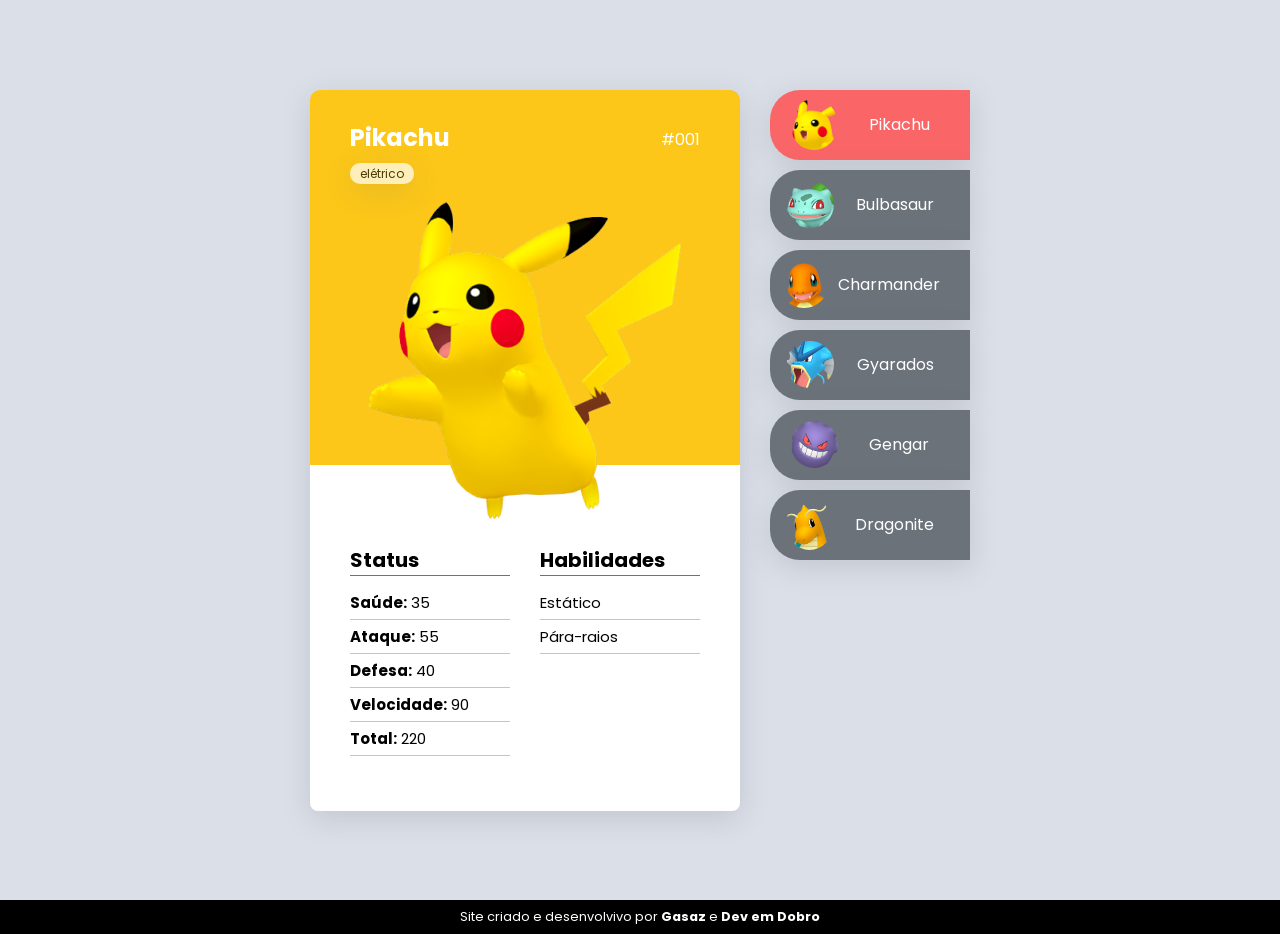
<file: index.html>
<!DOCTYPE html>
<html lang="pt-br">

<head>
    <meta charset="UTF-8">
    <meta http-equiv="X-UA-Compatible" content="IE=edge">
    <meta name="viewport" content="width=device-width, initial-scale=1.0">
    <meta name="description" content="Site sobre pokedex.">
    <title>Pokédex</title>

    <link rel="stylesheet" href="css/pokedex.css">
    <link rel="shortcut icon" href="img/pokemon-icon.png" type="image/x-icon">

    <link rel="preconnect" href="https://fonts.googleapis.com">
    <link rel="preconnect" href="https://fonts.gstatic.com" crossorigin>
    <link href="https://fonts.googleapis.com/css2?family=Poppins:wght@300;500;800&display=swap" rel="stylesheet">

</head>

<body>
    <main>
        <div class="pokedex">
            <div class="cartoes-pokemon">
                <div class="cartao-pokemon aberto tipo-eletrico" id="cartao-pikachu">
                    <div class="cartao-topo">
                        <div class="detalhes">
                            <h2 class="nome">Pikachu</h2>
                            <span>#001</span>
                        </div>
                        <span class="tipo">elétrico</span>

                        <div class="cartao-imagem">
                            <img src="img/pikachu.png" alt="img-pikachu">
                        </div>
                    </div>

                    <div class="cartao-informacoes">
                        <div class="status">
                            <h3>Status</h3>
                            <ul>
                                <li><strong>Saúde:</strong> 35</li>
                                <li><strong>Ataque:</strong> 55</li>
                                <li><strong>Defesa:</strong> 40</li>
                                <li><strong>Velocidade:</strong> 90</li>
                                <li><strong>Total:</strong> 220</li>
                            </ul>
                        </div>

                        <div class="habilidades">
                        <h3>Habilidades</h3>

                        <ul>
                            <li>Estático</li>
                            <li>Pára-raios</li>
                        </ul>
                     </div>
                    </div>
                </div>

                <div class="cartao-pokemon tipo-grama" id="cartao-bulbasaur">
                    <div class="cartao-topo">
                        <div class="detalhes">
                            <h2 class="nome">Bulbasaur</h2>
                            <span>#002</span>
                        </div>
                        <span class="tipo">grama</span>

                        <div class="cartao-imagem">
                            <img src="img/bulbasaur.png" alt="img-bulbasaur">
                        </div>
                    </div>

                    <div class="cartao-informacoes">
                        <div class="status">
                            <h3>Status</h3>
                            <ul>
                                <li><strong>Saúde:</strong> 45</li>
                                <li><strong>Ataque:</strong> 49</li>
                                <li><strong>Defesa:</strong> 49</li>
                                <li><strong>Velocidade:</strong> 45</li>
                                <li><strong>Total:</strong> 188</li>
                            </ul>
                        </div>

                        <div class="habilidades">
                        <h3>Habilidades</h3>

                        <ul>
                            <li>Super Crescimento</li>
                            <li>Clorofila</li>
                        </ul>
                     </div>
                    </div>
                </div>

                <div class="cartao-pokemon tipo-fogo" id="cartao-charmander">
                    <div class="cartao-topo">
                        <div class="detalhes">
                            <h2 class="nome">Charmander</h2>
                            <span>#003</span>
                        </div>
                        <span class="tipo">fogo</span>

                        <div class="cartao-imagem">
                            <img src="img/charmander.png" alt="img-charmander">
                        </div>
                    </div>

                    <div class="cartao-informacoes">
                        <div class="status">
                            <h3>Status</h3>
                            <ul>
                                <li><strong>Saúde:</strong> 39</li>
                                <li><strong>Ataque:</strong> 52</li>
                                <li><strong>Defesa:</strong> 43</li>
                                <li><strong>Velocidade:</strong> 65</li>
                                <li><strong>Total:</strong> 199</li>
                            </ul>
                        </div>

                        <div class="habilidades">
                        <h3>Habilidades</h3>

                        <ul>
                            <li>Arranhar</li>
                            <li>Fúria</li>
                            <li>Brasa</li>
                            <li>Lança-chamas</li>
                        </ul>
                     </div>
                    </div>
                </div>

                <div class="cartao-pokemon tipo-agua" id="cartao-gyarados">
                    <div class="cartao-topo">
                        <div class="detalhes">
                            <h2 class="nome">Gyarados</h2>
                            <span>#004</span>
                        </div>
                        <span class="tipo">água</span>

                        <div class="cartao-imagem">
                            <img src="img/gyarados.png" alt="img-gyarados">
                        </div>
                    </div>

                    <div class="cartao-informacoes">
                        <div class="status">
                            <h3>Status</h3>
                            <ul>
                                <li><strong>Saúde:</strong> 95</li>
                                <li><strong>Ataque:</strong> 125</li>
                                <li><strong>Defesa:</strong> 79</li>
                                <li><strong>Velocidade:</strong> 81</li>
                                <li><strong>Total:</strong> 380</li>
                            </ul>
                        </div>

                        <div class="habilidades">
                        <h3>Habilidades</h3>

                        <ul>
                            <li>Intimidar</li>
                            <li>Valente</li>
                        </ul>
                     </div>
                    </div>
                </div>

                <div class="cartao-pokemon tipo-trevas" id="cartao-gengar">
                    <div class="cartao-topo">
                        <div class="detalhes">
                            <h2 class="nome">Gengar</h2>
                            <span>#005</span>
                        </div>
                        <span class="tipo">trevas</span>

                        <div class="cartao-imagem">
                            <img src="img/gengar.png" alt="img-gengar">
                        </div>
                    </div>

                    <div class="cartao-informacoes">
                        <div class="status">
                            <h3>Status</h3>
                            <ul>
                                <li><strong>Saúde:</strong> 60</li>
                                <li><strong>Ataque:</strong> 65</li>
                                <li><strong>Defesa:</strong> 60</li>
                                <li><strong>Velocidade:</strong> 110</li>
                                <li><strong>Total:</strong> 295</li>
                            </ul>
                        </div>

                        <div class="habilidades">
                        <h3>Habilidades</h3>

                        <ul>
                            <li>Levitar</li>
                        </ul>
                     </div>
                    </div>
                </div>

                <div class="cartao-pokemon tipo-dragao" id="cartao-dragonite">
                    <div class="cartao-topo">
                        <div class="detalhes">
                            <h2 class="nome">Dragonite</h2>
                            <span>#006</span>
                        </div>
                        <span class="tipo">dragão</span>

                        <div class="cartao-imagem">
                            <img src="img/dragonite.png" alt="img-dragonite">
                        </div>
                    </div>

                    <div class="cartao-informacoes">
                        <div class="status">
                            <h3>Status</h3>
                            <ul>
                                <li><strong>Saúde:</strong> 91</li>
                                <li><strong>Ataque:</strong> 134</li>
                                <li><strong>Defesa:</strong> 95</li>
                                <li><strong>Velocidade:</strong> 80</li>
                                <li><strong>Total:</strong> 400</li>
                            </ul>
                        </div>

                        <div class="habilidades">
                        <h3>Habilidades</h3>

                        <ul>
                            <li>Foco interno</li>
                        </ul>
                     </div>
                    </div>
                </div>
            </div>

            <nav class="listagem">
                <ul>
                    <li class="pokemon ativo" id="pikachu">
                        <img src="img/cabeca-pikachu.png" alt="cabeça-pikachu">
                        <span>Pikachu</span>
                    </li>
                    <li class="pokemon" id="bulbasaur">
                        <img src="img/cabeca-bulbasaur.png" alt="cabeça-bulbasaur">
                        <span>Bulbasaur</span>
                    </li>
                    <li class="pokemon" id="charmander">
                        <img src="img/cabeca-charmander.png" alt="cabeça-charmander">
                        <span>Charmander</span>
                    </li>
                    <li class="pokemon" id="gyarados">
                        <img src="img/cabeca-gyarados.png" alt="cabeça-gyarados">
                        <span>Gyarados</span>
                    </li>
                    <li class="pokemon" id="gengar">
                        <img src="img/cabeca-gengar.png" alt="cabeça-gengar">
                        <span>Gengar</span>
                    </li>
                    <li class="pokemon" id="dragonite">
                        <img src="img/cabeca-dragonite.png" alt="cabeça-dragonite">
                        <span>Dragonite</span>
                    </li>
                </ul>
            </nav>
        </div>
    </main>
    <footer>Site criado e desenvolvivo por <a href="https://github.com/GabrielSantos9?tab=repositories" target="_blank">Gasaz</a> e <a href="https://github.com/devemdobro" target="_blank">Dev em Dobro</a></footer>
    <script src="js/pokedex.js"></script>
</body>

</html>
</file>
<file: css/pokedex.css>
@charset "UTF-8";


/* RESET */
* {
    padding: 0;
    margin: 0;
    box-sizing: border-box;
}

ul {
    list-style-type: none;
}
/* RESET */

/* GLOBAL */
body {
    font-family: 'Poppins', sans-serif;
}

main {
    min-height: 100vh;
    display: flex;
    align-items: center;
    justify-content: center;
    background-color: #DADFE8;
}

footer {
    padding: 8px;
    font-size: 0.8em;
    text-align: center;
    color: white;
    background-color: black;
}

footer a {
    font-weight: bolder;
    text-decoration: none;
    color: white;
}

.pokedex {
    display: flex;
    gap: 30px;
    padding: 30px 0;
}
/* GLOBAL */

/* SCROLL BAR */
    ::-webkit-scrollbar {
        width: 12px;
    }
    ::-webkit-scrollbar-thumb {
        background-color: salmon;
    }
/* SCROLL BAR */

/* CARTAO */
.cartao-pokemon {
    box-shadow: rgba(100, 100, 111, 0.2) 0px 7px 29px 0px;
    border-radius: 10px;
    display: none;
}

.cartao-pokemon .cartao-topo {
    padding: 30px 40px 0;
}

.cartao-pokemon .nome {
    margin-bottom: 5px;
}

.cartao-pokemon .tipo {
    font-size: 12px;
    opacity: 0.7;
    border-radius: 10px;
    padding: 2px 10px;
    box-shadow: rgba(100, 100, 111, 0.2) 0px 7px 29px 0px;
    background-color: #FFFFFF;
}

.cartao-pokemon .detalhes {
    display: flex;
    justify-content: space-between;
    align-items: center;
    color: #FFFFFF;
}

.cartao-pokemon .cartao-imagem {
    width: 350px;
    height: 350px;
}

.cartao-pokemon img {
    max-height: 100%;
}

.cartao-pokemon .cartao-informacoes {
    display: flex;
    justify-content: space-between;
    padding: 80px 30px 50px;
    margin-top: -70px;
    border-bottom-left-radius: 8px;
    border-bottom-right-radius: 8px;
    background-color: #FFFFFF;
}

.cartao-pokemon .cartao-informacoes h3 {
    font-size: 20px;
    margin-bottom: 15px;
    border-bottom: 1px solid #6B727A;
}

.cartao-pokemon .cartao-informacoes .status, .cartao-pokemon .cartao-informacoes .habilidades {
    padding: 0 10px;
    width: 180px;
}

.cartao-pokemon .cartao-informacoes .habilidades ul li, .cartao-pokemon .cartao-informacoes .status ul li {
    border-bottom: 1px solid #C3C4C5;
    padding: 0 0 5px;
    margin-bottom: 5px;
    font-size: 15px;
}

.cartao-pokemon.aberto {
    display: block;
}

.tipo-fogo {
    background-color: #ED8A8B;
}

.tipo-eletrico {
    background-color: #fcc719;
}

.tipo-agua {
    background-color: #76BEFE;
}

.tipo-grama {
    background-color: #49D0B0;
}

.tipo-trevas {
    background-color:   #BA68C8;
}

.tipo-dragao {
    background-color: #c29791;
}
/* CARTAO */

/* LISTAGEM */
.listagem {
    max-width: 200px;
}

.listagem .pokemon {
    display: flex;
    align-items: center;
    justify-content: space-around;
    margin-bottom: 10px;
    padding: 0 5px;
    cursor: pointer;
    border-top-left-radius: 30px;
    border-bottom-left-radius: 30px;
    min-height: 70px;
    box-shadow: rgba(100, 100, 111, 0.2) 0px 7px 29px 0px;
    transition: 0.15s ease-in-out;
    background-color: #6B727A;
    color: #FFFFFF;
}

.listagem .pokemon:hover {
    transform: scale(1.05);
}

.listagem .pokemon img {
    width: 25%;
    border-radius: 50%;
}

.listagem .pokemon span {
    padding-right: 20px;
}

.listagem .pokemon.ativo {
    background-color: #FA6668;
}
/* LISTAGEM */

/* RESPONSIVO */
@media (max-width: 750px) {
    body {
        font-size: 12px;
    }

    .pokedex {
        flex-direction: column;
        padding: 30px 0;
    }

    .cartao-pokemon {
        max-width: 300px;
    }

    .cartao-pokemon .cartao-imagem {
        width: 200px;
        height: 200px;
    }

    .cartao-pokemon .cartao-informacoes {
        padding: 60px 30px 30px;
        margin-top: -50px;
    }

    .cartao-pokemon .cartao-informacoes .informacoes {
        display: flex;
        justify-content: space-between;
        padding: 0;
    }

    .cartao-pokemon .cartao-informacoes h3 {
        font-size: 16px;
    }

    .listagem {
        max-width: 300px;
    }
    
    .listagem ul {
        display: flex;
        gap: 8px;
        flex-wrap: wrap;
        justify-content: space-between;
    }

    .listagem .pokemon {
        width: 140px;
        border-top-left-radius: 0;
        border-bottom-left-radius: 0;
        margin-bottom: 0;
        border-radius: 8px;
    }

    .listagem .pokemon span {
        padding-right: 5px;
    }
}
/* RESPONSIVO */
</file>
